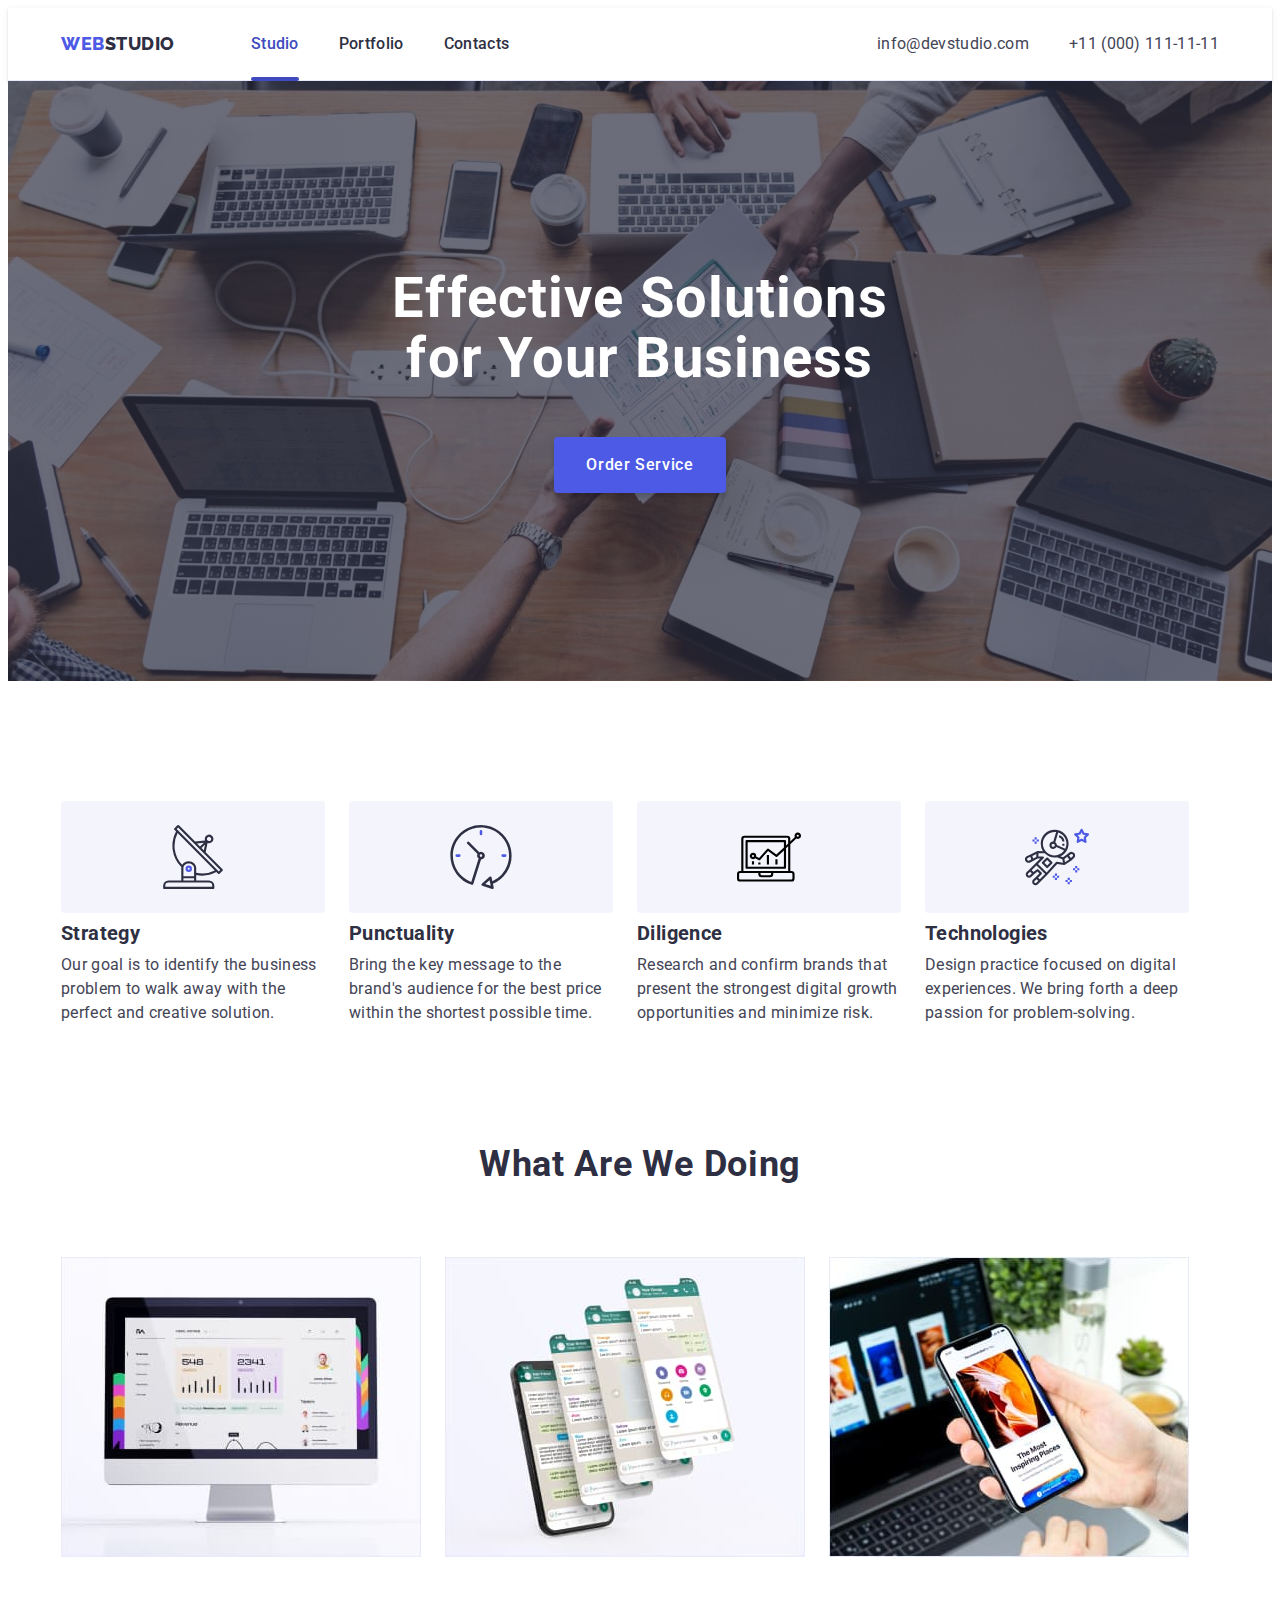
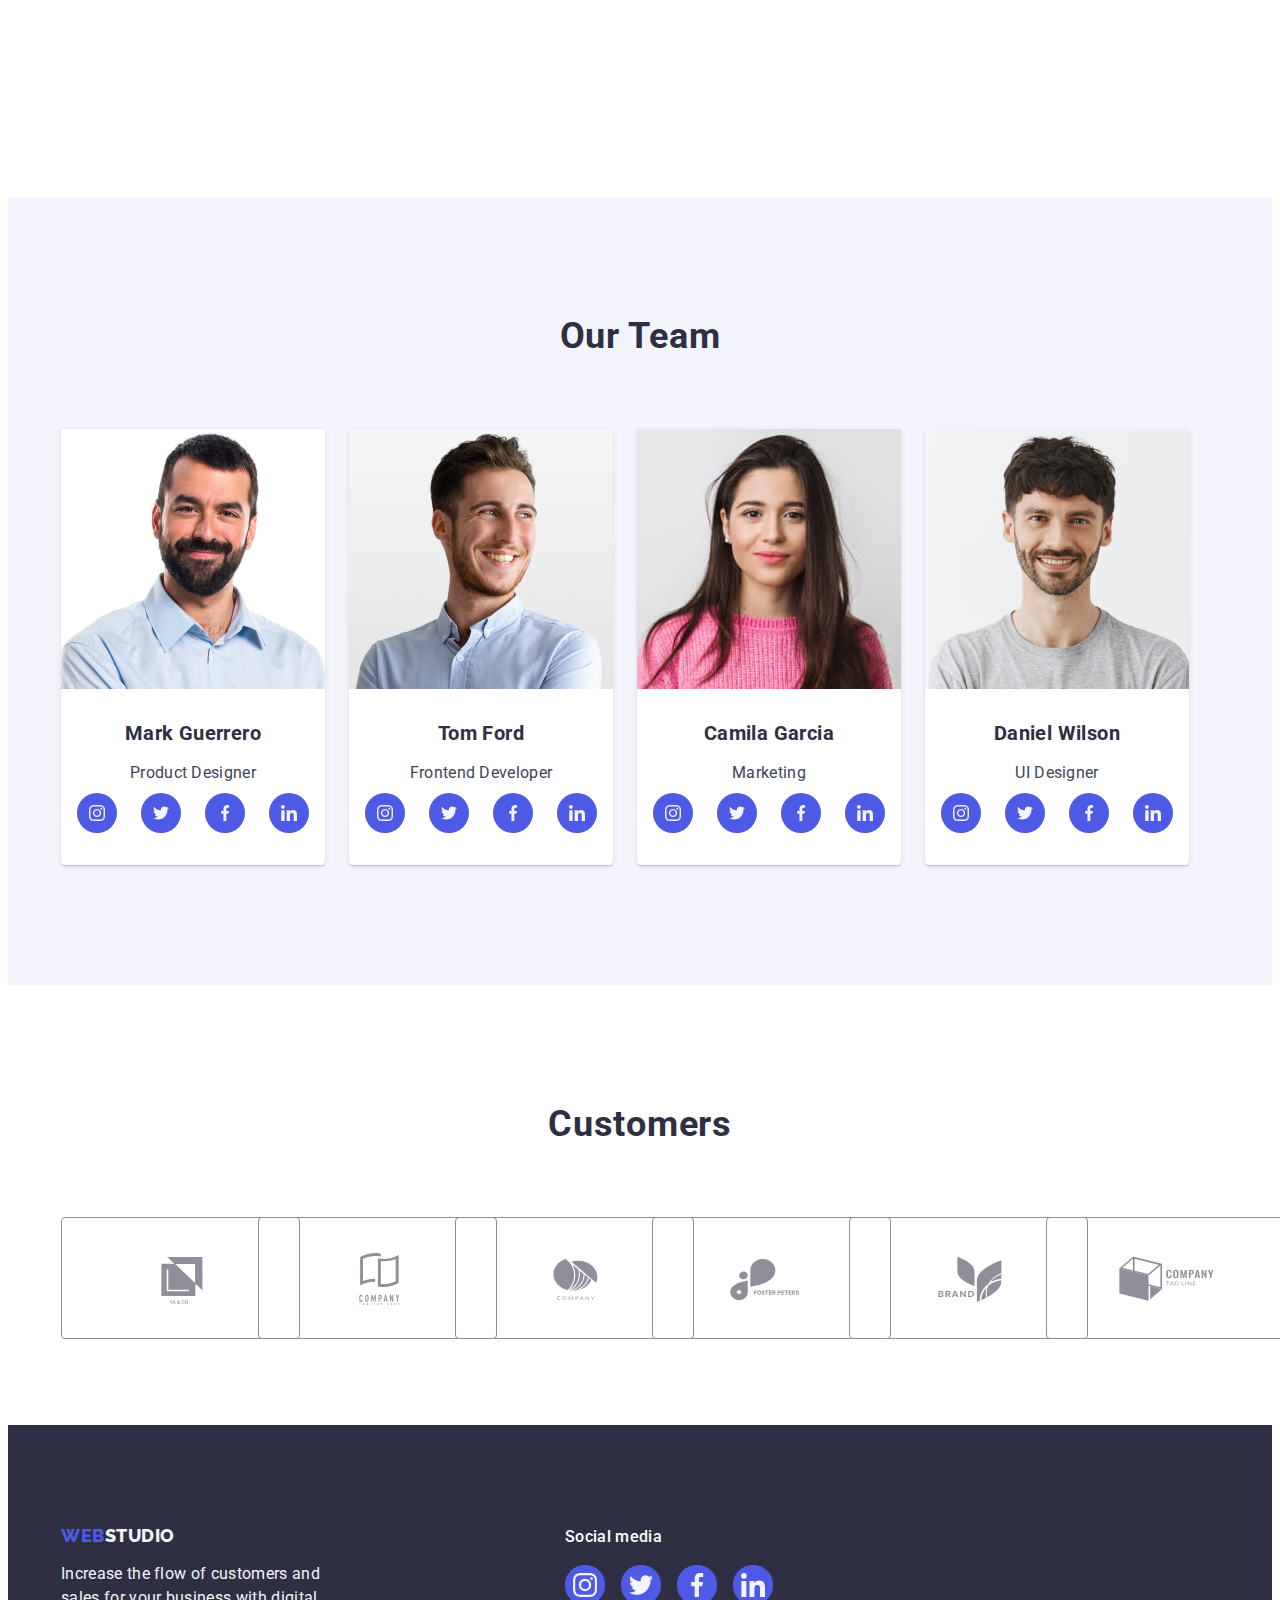
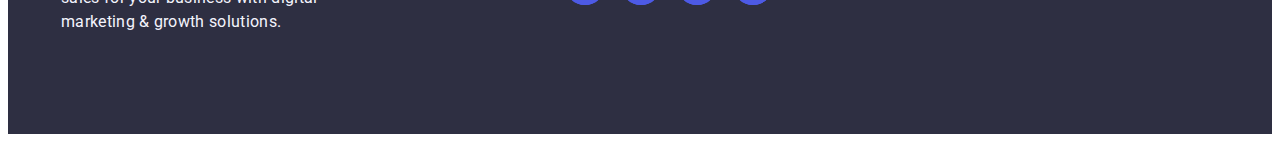
<file: index.html>
<!DOCTYPE html>
<html lang="en">
  <head>
    <meta charset="UTF-8" />
    <meta http-equiv="X-UA-Compatible" content="IE=edge" />
    <meta name="viewport" content="width=device-width, initial-scale=1.0" />
    <title>Web Studio</title>
    <link rel="preconnect" href="https://fonts.googleapis.com" />
    <link rel="preconnect" href="https://fonts.gstatic.com" crossorigin />
    <link
      href="https://fonts.googleapis.com/css2?family=Raleway:wght@800&family=Roboto:wght@400;500;700&display=swap"
      rel="stylesheet"
    />
    <link
      rel="stylesheet"
      href="https://cdnjs.cloudflare.com/ajax/libs/modern-normalize/2.0.0/modern-normalize.min.css"
      integrity="sha512-4xo8blKMVCiXpTaLzQSLSw3KFOVPWhm/TRtuPVc4WG6kUgjH6J03IBuG7JZPkcWMxJ5huwaBpOpnwYElP/m6wg=="
      crossorigin="anonymous"
      referrerpolicy="no-referrer"
    />
    <link rel="stylesheet" href="./css/styles.css" />
  </head>
  <body>
    <!-- HEADER -->
    <header class="background-white-header">
      <div class="container page-header-container">
        <nav class="page-navigation">
          <a class="logo link" href="./index.html"
            >Web<span class="studio">Studio</span></a
          >
          <ul class="menu list">
            <li>
              <a class="link nav-link current" href="./index.html">Studio</a>
            </li>
            <li>
              <a class="link nav-link" href="./portfolio.html">Portfolio</a>
            </li>
            <li><a class="link nav-link" href="">Contacts</a></li>
          </ul>
        </nav>
        <address class="contacts-list">
          <ul class="list contacts-list-item">
            <li>
              <a class="link contacts" href="mailto:info@devstudio.com"
                >info@devstudio.com</a
              >
            </li>
            <li>
              <a class="link contacts" href="tel:+110001111111"
                >+11 (000) 111-11-11</a
              >
            </li>
          </ul>
        </address>
      </div>
    </header>
    <main>
      <!-- HERO -->
      <section class="hero">
        <div class="container hero-container">
          <h1 class="page-title">Effective Solutions for Your Business</h1>
          <button class="order-btn" type="button" data-modal-open>
            Order Service
          </button>
        </div>
      </section>
      <!-- BENEFITS -->
      <section class="benefits-section">
        <div class="container">
          <h2 class="visually-hidden">Benefits</h2>
          <ul class="list benefits-list">
            <li class="benefits-list-item">
              <div class="benefits-icon">
                <svg width="64" height="64" aria-label="Antena icon">
                  <use href="./images/icons.svg#icon-antenna"></use>
                </svg>
              </div>
              <h3 class="title benefits-title">Strategy</h3>
              <p class="text">
                Our goal is to identify the business problem to walk away with
                the perfect and creative solution.
              </p>
            </li>
            <li class="benefits-list-item">
              <div class="benefits-icon">
                <svg width="64" height="64" aria-label="Clock icon">
                  <use href="./images/icons.svg#icon-clock"></use>
                </svg>
              </div>
              <h3 class="title benefits-title">Punctuality</h3>
              <p class="text">
                Bring the key message to the brand's audience for the best price
                within the shortest possible time.
              </p>
            </li>
            <li class="benefits-list-item">
              <div class="benefits-icon">
                <svg width="64" height="64" aria-label="Diagram icon">
                  <use href="./images/icons.svg#icon-diagram"></use>
                </svg>
              </div>
              <h3 class="title benefits-title">Diligence</h3>
              <p class="text">
                Research and confirm brands that present the strongest digital
                growth opportunities and minimize risk.
              </p>
            </li>
            <li class="benefits-list-item">
              <div class="benefits-icon">
                <svg width="64" height="64" aria-label="Astronaut icon">
                  <use href="./images/icons.svg#icon-astronaut"></use>
                </svg>
              </div>

              <h3 class="title benefits-title">Technologies</h3>
              <p class="text">
                Design practice focused on digital experiences. We bring forth a
                deep passion for problem-solving.
              </p>
            </li>
          </ul>
        </div>
      </section>
      <!-- WHAT ARE WE DOING -->
      <section class="background-white">
        <div class="container">
          <h2 class="section-title our-work-title">What are we doing</h2>
          <ul class="list img-list">
            <li class="img-list-item">
              <img
                src="./images/our-work/monitor.jpg"
                alt="monitor"
                width="360"
                height="300"
              />
            </li>
            <li class="img-list-item">
              <img
                src="./images/our-work/phone.jpg"
                alt="phone"
                width="360"
                height="300"
              />
            </li>
            <li class="img-list-item">
              <img
                src="./images/our-work/laptop.jpg"
                alt="phone in hand"
                width="360"
                height="300"
              />
            </li>
          </ul>
        </div>
      </section>
      <!-- OUR TEAM -->
      <section class="background-team-section">
        <div class="container">
          <h2 class="section-title our-team-title">Our Team</h2>
          <ul class="list team-list">
            <li class="card">
              <img
                src="./images/our-team/mark.jpg"
                alt="team member Mark Guerrero"
                width="264"
                height="260"
              />
              <div class="team-card-info">
                <h3 class="title name">Mark Guerrero</h3>
                <p class="text profession">Product Designer</p>
                <ul class="team-card-social-linkslist">
                  <li class="team-card-social-links">
                    <a href="" class="team-card-social-list-item">
                      <svg width="16" height="16" class="social-icon-item">
                        <use
                          href="./images/icons.svg#icon-instagram"
                        ></use></svg
                    ></a>
                  </li>
                  <li class="team-card-social-links">
                    <a href="" class="team-card-social-list-item"
                      ><svg width="16" height="16" class="social-icon-item">
                        <use href="./images/icons.svg#icon-twitter"></use></svg
                    ></a>
                  </li>
                  <li class="team-card-social-links">
                    <a href="" class="team-card-social-list-item"
                      ><svg width="16" height="16" class="social-icon-item">
                        <use href="./images/icons.svg#icon-facebook"></use></svg
                    ></a>
                  </li>
                  <li class="team-card-social-links">
                    <a href="" class="team-card-social-list-item"
                      ><svg width="16" height="16" class="social-icon-item">
                        <use href="./images/icons.svg#icon-linkedin"></use></svg
                    ></a>
                  </li>
                </ul>
              </div>
            </li>
            <li class="card">
              <img
                src="./images/our-team/tom.jpg"
                alt="team member Tom Ford"
                width="264"
                height="260"
              />
              <div class="team-card-info">
                <h3 class="title name">Tom Ford</h3>
                <p class="text profession">Frontend Developer</p>
                <ul class="team-card-social-linkslist">
                  <li class="team-card-social-links">
                    <a href="" class="team-card-social-list-item">
                      <svg width="16" height="16" class="social-icon-item">
                        <use
                          href="./images/icons.svg#icon-instagram"
                        ></use></svg
                    ></a>
                  </li>
                  <li class="team-card-social-links">
                    <a href="" class="team-card-social-list-item"
                      ><svg width="16" height="16" class="social-icon-item">
                        <use href="./images/icons.svg#icon-twitter"></use></svg
                    ></a>
                  </li>
                  <li class="team-card-social-links">
                    <a href="" class="team-card-social-list-item"
                      ><svg width="16" height="16" class="social-icon-item">
                        <use href="./images/icons.svg#icon-facebook"></use></svg
                    ></a>
                  </li>
                  <li class="team-card-social-links">
                    <a href="" class="team-card-social-list-item"
                      ><svg width="16" height="16" class="social-icon-item">
                        <use href="./images/icons.svg#icon-linkedin"></use></svg
                    ></a>
                  </li>
                </ul>
              </div>
            </li>
            <li class="card">
              <img
                src="./images/our-team/camila.jpg"
                alt="team member Camila Garcia"
                width="264"
                height="260"
              />
              <div class="team-card-info">
                <h3 class="title name">Camila Garcia</h3>
                <p class="text profession">Marketing</p>
                <ul class="team-card-social-linkslist">
                  <li class="team-card-social-links">
                    <a href="" class="team-card-social-list-item">
                      <svg width="16" height="16" class="social-icon-item">
                        <use
                          href="./images/icons.svg#icon-instagram"
                        ></use></svg
                    ></a>
                  </li>
                  <li class="team-card-social-links">
                    <a href="" class="team-card-social-list-item"
                      ><svg width="16" height="16" class="social-icon-item">
                        <use href="./images/icons.svg#icon-twitter"></use></svg
                    ></a>
                  </li>
                  <li class="team-card-social-links">
                    <a href="" class="team-card-social-list-item"
                      ><svg width="16" height="16" class="social-icon-item">
                        <use href="./images/icons.svg#icon-facebook"></use></svg
                    ></a>
                  </li>
                  <li class="team-card-social-links">
                    <a href="" class="team-card-social-list-item"
                      ><svg width="16" height="16" class="social-icon-item">
                        <use href="./images/icons.svg#icon-linkedin"></use></svg
                    ></a>
                  </li>
                </ul>
              </div>
            </li>
            <li class="card">
              <img
                src="./images/our-team/daniel.jpg"
                alt="team member Daniel Wilson"
                width="264"
                height="260"
              />
              <div class="team-card-info">
                <h3 class="title name">Daniel Wilson</h3>
                <p class="text profession">UI Designer</p>
                <ul class="team-card-social-linkslist">
                  <li class="team-card-social-links">
                    <a href="" class="team-card-social-list-item">
                      <svg width="16" height="16" class="social-icon-item">
                        <use
                          href="./images/icons.svg#icon-footer-instagram"
                        ></use></svg
                    ></a>
                  </li>
                  <li class="team-card-social-links">
                    <a href="" class="team-card-social-list-item"
                      ><svg width="16" height="16" class="social-icon-item">
                        <use href="./images/icons.svg#icon-twitter"></use></svg
                    ></a>
                  </li>
                  <li class="team-card-social-links">
                    <a href="" class="team-card-social-list-item"
                      ><svg width="16" height="16" class="social-icon-item">
                        <use href="./images/icons.svg#icon-facebook"></use></svg
                    ></a>
                  </li>
                  <li class="team-card-social-links">
                    <a href="" class="team-card-social-list-item"
                      ><svg width="16" height="16" class="social-icon-item">
                        <use href="./images/icons.svg#icon-linkedin"></use></svg
                    ></a>
                  </li>
                </ul>
              </div>
            </li>
          </ul>
        </div>
      </section>
      <!-- CUSTOMERS -->
      <section class="customers-section">
        <div class="container">
          <h2 class="section-title customers-title">Customers</h2>
          <ul class="list customer-list">
            <li class="customer-list-item">
              <a href="" class="customer-card">
                <svg class="customer-icon" width="104" height="56">
                  <use href="./images/icons.svg#icon-yaco"></use>
                </svg>
              </a>
            </li>
            <li class="customer-list-item">
              <a href="" class="customer-card">
                <svg class="customer-icon" width="104" height="56">
                  <use href="./images/icons.svg#icon-company-tegline"></use>
                </svg>
              </a>
            </li>
            <li class="customer-list-item">
              <a href="" class="customer-card">
                <svg class="customer-icon" width="104" height="56">
                  <use href="./images/icons.svg#icon-company"></use>
                </svg>
              </a>
            </li>
            <li class="customer-list-item">
              <a href="" class="customer-card">
                <svg class="customer-icon" width="104" height="56">
                  <use href="./images/icons.svg#icon-foster"></use>
                </svg>
              </a>
            </li>
            <li class="customer-list-item">
              <a href="" class="customer-card">
                <svg class="customer-icon" width="104" height="56">
                  <use href="./images/icons.svg#icon-brand"></use>
                </svg>
              </a>
            </li>
            <li class="customer-list-item">
              <a href="" class="customer-card">
                <svg class="customer-icon" width="104" height="56">
                  <use href="./images/icons.svg#icon-tegline"></use>
                </svg>
              </a>
            </li>
          </ul>
        </div>
      </section>
    </main>
    <footer class="footer">
      <div class="container footer-container">
        <div class="footer-content">
          <a class="link footer-logo" href="./index.html"
            >Web<span class="studio-footer">Studio</span></a
          >
          <p class="text-footer">
            Increase the flow of customers and sales for your business with
            digital marketing & growth solutions.
          </p>
        </div>

        <div class="footer-socials">
          <p class="text-socials">Social media</p>
          <ul class="list footer-socials-list">
            <li class="footer-socials-item">
              <a href="" class="team-card-social-list-item-footer">
                <svg width="24" height="24" class="social-icon-item">
                  <use href="./images/icons.svg#icon-instagram"></use>
                </svg>
              </a>
            </li>
            <li class="footer-socials-item">
              <a href="" class="team-card-social-list-item-footer">
                <svg width="24" height="24" class="social-icon-item">
                  <use href="./images/icons.svg#icon-twitter"></use>
                </svg>
              </a>
            </li>
            <li class="footer-socials-item">
              <a href="" class="team-card-social-list-item-footer">
                <svg width="24" height="24" class="social-icon-item">
                  <use href="./images/icons.svg#icon-facebook"></use>
                </svg>
              </a>
            </li>
            <li class="footer-socials-item">
              <a href="" class="team-card-social-list-item-footer">
                <svg width="24" height="24" class="social-icon-item">
                  <use href="./images/icons.svg#icon-linkedin"></use>
                </svg>
              </a>
            </li>
          </ul>
        </div>
      </div>
    </footer>
    <!-- BACKDROP WITH MODAL WINDOW -->
    <div class="backdrop is-hidden" data-modal>
      <div class="modal">
        <button type="button" class="close-btn" data-modal-close>
          <svg
            class="close-btn-icon"
            width="8"
            height="8"
            aria-label="close icon modal window"
          >
            <use href="./images/icons.svg#icon-close"></use>
          </svg>
        </button>
      </div>
    </div>
    <script src="./js/modal.js"></script>
  </body>
</html>
</file>
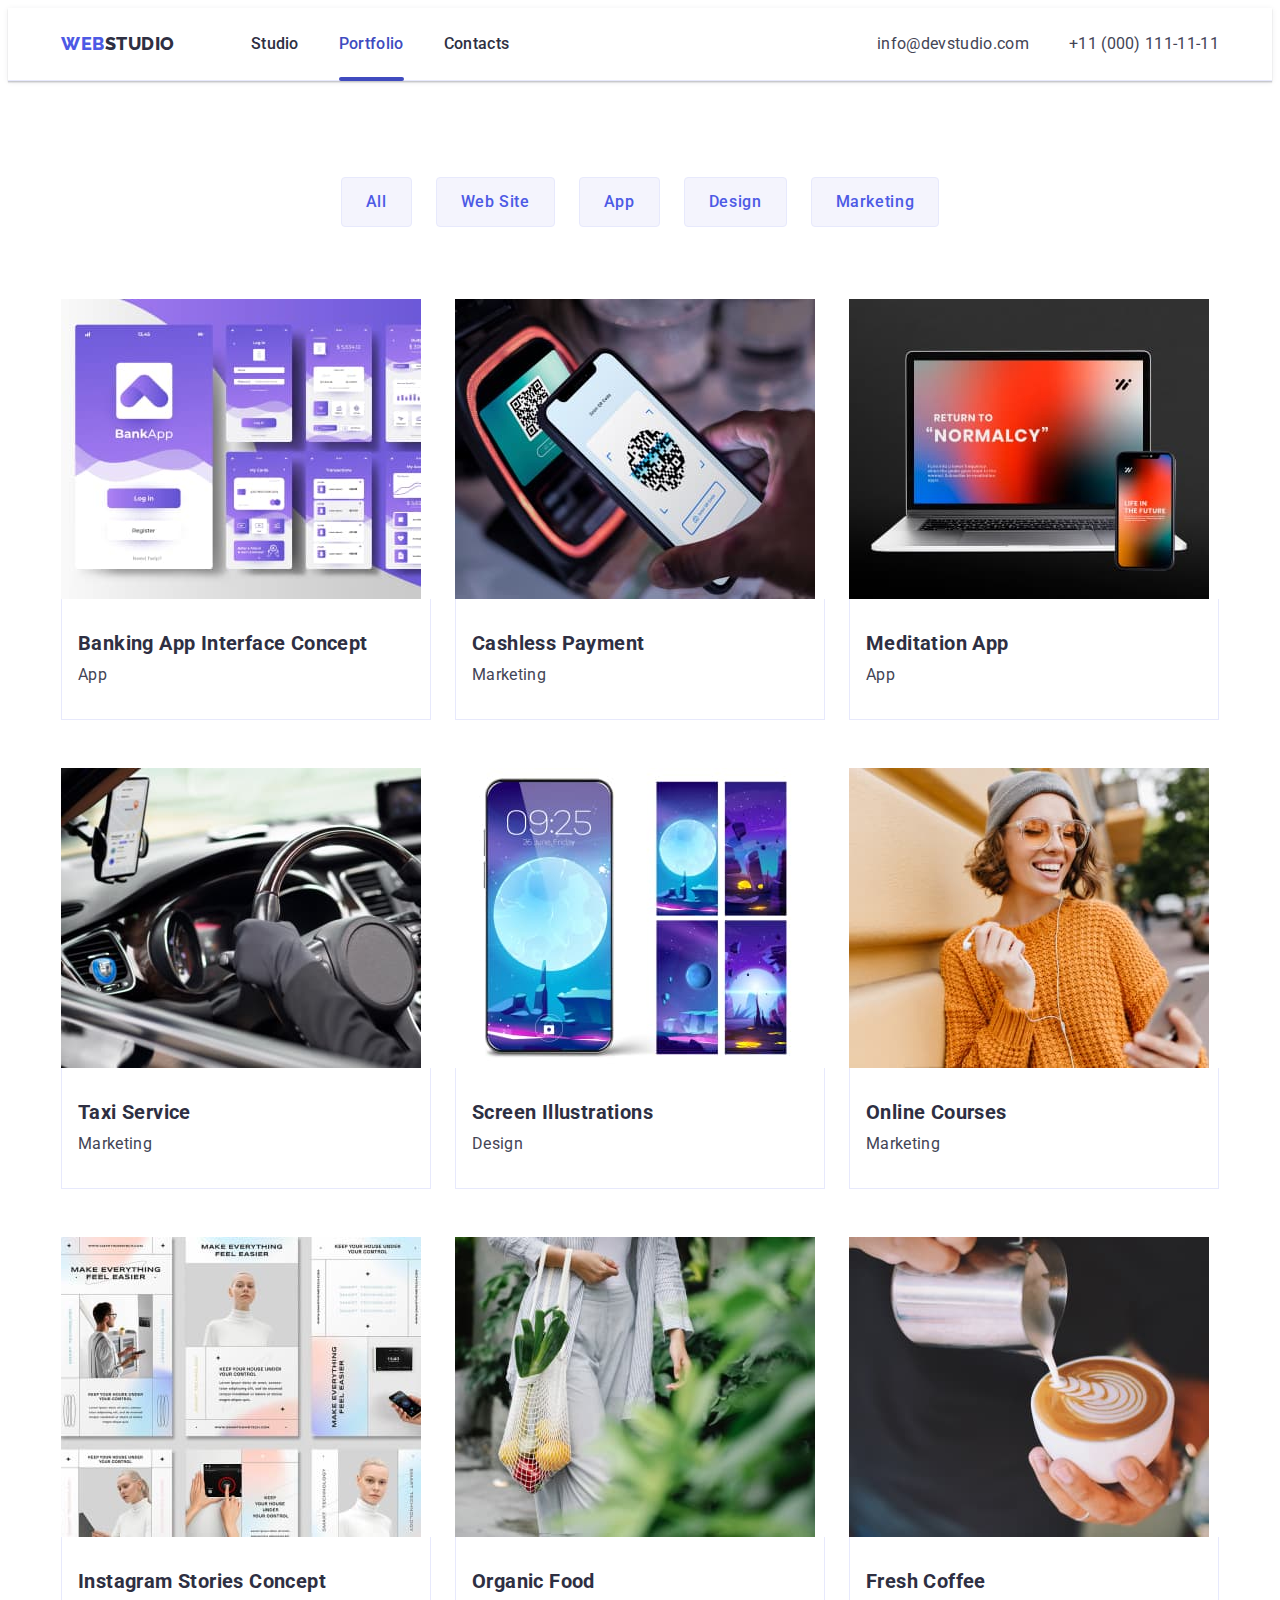
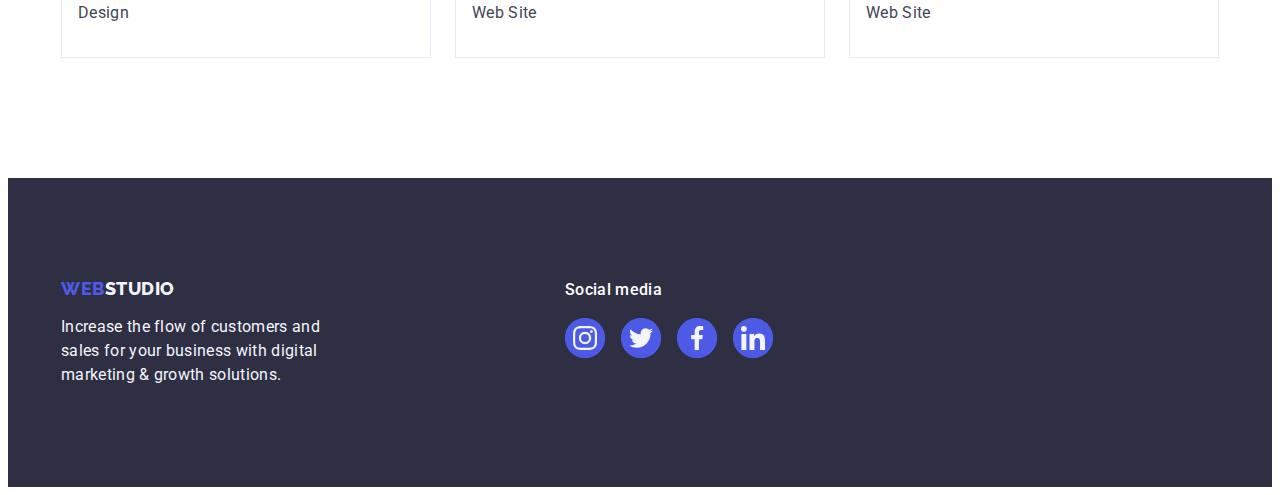
<file: portfolio.html>
<!DOCTYPE html>
<html lang="en">
  <head>
    <meta charset="UTF-8" />
    <meta name="viewport" content="width=device-width, initial-scale=1.0" />
    <title>Portfolio</title>
    <link rel="preconnect" href="https://fonts.googleapis.com" />
    <link rel="preconnect" href="https://fonts.gstatic.com" crossorigin />
    <link
      href="https://fonts.googleapis.com/css2?family=Raleway:wght@800&family=Roboto:wght@400;500;700&display=swap"
      rel="stylesheet"
    />
    <link
      rel="stylesheet"
      href="https://cdnjs.cloudflare.com/ajax/libs/modern-normalize/2.0.0/modern-normalize.min.css"
      integrity="sha512-4xo8blKMVCiXpTaLzQSLSw3KFOVPWhm/TRtuPVc4WG6kUgjH6J03IBuG7JZPkcWMxJ5huwaBpOpnwYElP/m6wg=="
      crossorigin="anonymous"
      referrerpolicy="no-referrer"
    />
    <link rel="stylesheet" href="./css/styles.css" />
  </head>
  <body>
    <!-- HEADER -->
    <header class="background-white-header">
      <div class="container page-header-container">
        <nav class="page-navigation">
          <a class="logo link" href="./index.html"
            >Web<span class="studio">Studio</span></a
          >
          <ul class="menu list">
            <li><a class="link nav-link" href="./index.html">Studio</a></li>
            <li>
              <a class="link nav-link current" href="./portfolio.html"
                >Portfolio</a
              >
            </li>
            <li><a class="link nav-link" href="">Contacts</a></li>
          </ul>
        </nav>
        <address class="contacts-list">
          <ul class="list contacts-list-item">
            <li>
              <a class="link contacts" href="mailto:info@devstudio.com"
                >info@devstudio.com</a
              >
            </li>
            <li>
              <a class="link contacts" href="tel:+110001111111"
                >+11 (000) 111-11-11</a
              >
            </li>
          </ul>
        </address>
      </div>
    </header>
    <main>
      <!-- GALLERY -->
      <section class="gallery-container">
        <div class="container">
          <h1 class="visually-hidden">gallery</h1>
          <ul class="list button-list-portfolio">
            <li><button class="filter-btn" type="button">All</button></li>
            <li><button class="filter-btn" type="button">Web Site</button></li>
            <li><button class="filter-btn" type="button">App</button></li>
            <li><button class="filter-btn" type="button">Design</button></li>
            <li><button class="filter-btn" type="button">Marketing</button></li>
          </ul>
          <ul class="list portfolio-card-list">
            <li class="portfolio-list-item">
              <a class="link portfolio-link" href="">
                <div class="portfolio-img-card">
                  <img
                    class="card-img"
                    src="./images/portfolio-gallery/banking-app.jpg"
                    alt="banking App
          Interface Concept"
                    width="360"
                    height="300"
                  />
                  <p class="overlay">
                    14 Stylish and User-Friendly App Design Concepts · Task
                    Manager App · Calorie Tracker App · Exotic Fruit Ecommerce
                    App · Cloud Storage App
                  </p>
                </div>
                <div class="portfolio-description">
                  <h2 class="title portfolio-card-title">
                    Banking App Interface Concept
                  </h2>
                  <p class="text portfolio-text">App</p>
                </div></a
              >
            </li>
            <li class="portfolio-list-item">
              <a class="link portfolio-link" href="">
                <div class="portfolio-img-card">
                  <img
                    class="card-img"
                    src="./images/portfolio-gallery/cashless-payment.jpg"
                    alt="cashless payment"
                    width="360"
                    height="300"
                  />
                  <p class="overlay">
                    14 Stylish and User-Friendly App Design Concepts · Task
                    Manager App · Calorie Tracker App · Exotic Fruit Ecommerce
                    App · Cloud Storage App
                  </p>
                </div>

                <div class="portfolio-description">
                  <h2 class="title portfolio-card-title">Cashless Payment</h2>
                  <p class="text portfolio-text">Marketing</p>
                </div></a
              >
            </li>
            <li class="portfolio-list-item">
              <a class="link portfolio-link" href="">
                <div class="portfolio-img-card">
                  <img
                    class="card-img"
                    src="./images/portfolio-gallery/meditation-app.jpg"
                    alt="meditation app"
                    width="360"
                    height="300"
                  />
                  <p class="overlay">
                    14 Stylish and User-Friendly App Design Concepts · Task
                    Manager App · Calorie Tracker App · Exotic Fruit Ecommerce
                    App · Cloud Storage App
                  </p>
                </div>

                <div class="portfolio-description">
                  <h2 class="title portfolio-card-title">Meditation App</h2>
                  <p class="text portfolio-text">App</p>
                </div></a
              >
            </li>
            <li class="portfolio-list-item">
              <a class="link portfolio-link" href="">
                <div class="portfolio-img-card">
                  <img
                    class="card-img"
                    src="./images/portfolio-gallery/taxi-service.jpg"
                    alt="taxi service app"
                    width="360"
                    height="300"
                  />
                  <p class="overlay">
                    14 Stylish and User-Friendly App Design Concepts · Task
                    Manager App · Calorie Tracker App · Exotic Fruit Ecommerce
                    App · Cloud Storage App
                  </p>
                </div>

                <div class="portfolio-description">
                  <h2 class="title portfolio-card-title">Taxi Service</h2>
                  <p class="text portfolio-text">Marketing</p>
                </div></a
              >
            </li>
            <li class="portfolio-list-item">
              <a class="link portfolio-link" href="">
                <div class="portfolio-img-card">
                  <img
                    class="card-img"
                    src="./images/portfolio-gallery/screen-illustrations.jpg"
                    alt="screen illustrations design"
                    width="360"
                    height="300"
                  />
                  <p class="overlay">
                    14 Stylish and User-Friendly App Design Concepts · Task
                    Manager App · Calorie Tracker App · Exotic Fruit Ecommerce
                    App · Cloud Storage App
                  </p>
                </div>

                <div class="portfolio-description">
                  <h2 class="title portfolio-card-title">
                    Screen Illustrations
                  </h2>
                  <p class="text portfolio-text">Design</p>
                </div></a
              >
            </li>
            <li class="portfolio-list-item">
              <a class="link portfolio-link" href="">
                <div class="portfolio-img-card">
                  <img
                    class="card-img"
                    src="./images/portfolio-gallery/online-courses.jpg"
                    alt="online courses marketing"
                    width="360"
                    height="300"
                  />
                  <p class="overlay">
                    14 Stylish and User-Friendly App Design Concepts · Task
                    Manager App · Calorie Tracker App · Exotic Fruit Ecommerce
                    App · Cloud Storage App
                  </p>
                </div>

                <div class="portfolio-description">
                  <h2 class="title portfolio-card-title">Online Courses</h2>
                  <p class="text portfolio-text">Marketing</p>
                </div></a
              >
            </li>
            <li class="portfolio-list-item">
              <a class="link portfolio-link" href="">
                <div class="portfolio-img-card">
                  <img
                    class="card-img"
                    src="./images/portfolio-gallery/instagram-stories.jpg"
                    alt="instagram stories concept"
                    width="360"
                    height="300"
                  />
                  <p class="overlay">
                    14 Stylish and User-Friendly App Design Concepts · Task
                    Manager App · Calorie Tracker App · Exotic Fruit Ecommerce
                    App · Cloud Storage App
                  </p>
                </div>

                <div class="portfolio-description">
                  <h2 class="title portfolio-card-title">
                    Instagram Stories Concept
                  </h2>
                  <p class="text portfolio-text">Design</p>
                </div></a
              >
            </li>
            <li class="portfolio-list-item">
              <a class="link portfolio-link" href="">
                <div class="portfolio-img-card">
                  <img
                    class="card-img"
                    src="./images/portfolio-gallery/organic-food.jpg"
                    alt="organic food web site"
                    width="360"
                    height="300"
                  />
                  <p class="overlay">
                    14 Stylish and User-Friendly App Design Concepts · Task
                    Manager App · Calorie Tracker App · Exotic Fruit Ecommerce
                    App · Cloud Storage App
                  </p>
                </div>

                <div class="portfolio-description">
                  <h2 class="title portfolio-card-title">Organic Food</h2>
                  <p class="text portfolio-text">Web Site</p>
                </div></a
              >
            </li>
            <li class="portfolio-list-item">
              <a class="link portfolio-link" href="">
                <div class="portfolio-img-card">
                  <img
                    class="card-img"
                    src="./images/portfolio-gallery/fresh-coffee.jpg"
                    alt="fresh coffee web site"
                    width="360"
                    height="300"
                  />
                  <p class="overlay">
                    14 Stylish and User-Friendly App Design Concepts · Task
                    Manager App · Calorie Tracker App · Exotic Fruit Ecommerce
                    App · Cloud Storage App
                  </p>
                </div>

                <div class="portfolio-description">
                  <h2 class="title portfolio-card-title">Fresh Coffee</h2>
                  <p class="text portfolio-text">Web Site</p>
                </div></a
              >
            </li>
          </ul>
        </div>
      </section>
    </main>
    <!-- FOOTER -->
    <footer class="footer">
      <div class="container footer-container">
        <div class="footer-content">
          <a class="link footer-logo" href="./index.html"
            >Web<span class="studio-footer">Studio</span></a
          >
          <p class="text-footer">
            Increase the flow of customers and sales for your business with
            digital marketing & growth solutions.
          </p>
        </div>

        <div class="footer-socials">
          <p class="text-socials">Social media</p>
          <ul class="list footer-socials-list">
            <li class="footer-socials-item">
              <a href="" class="team-card-social-list-item-footer">
                <svg width="24" height="24" class="social-icon-item">
                  <use href="./images/icons.svg#icon-instagram"></use>
                </svg>
              </a>
            </li>
            <li class="footer-socials-item">
              <a href="" class="team-card-social-list-item-footer">
                <svg width="24" height="24" class="social-icon-item">
                  <use href="./images/icons.svg#icon-twitter"></use>
                </svg>
              </a>
            </li>
            <li class="footer-socials-item">
              <a href="" class="team-card-social-list-item-footer">
                <svg width="24" height="24" class="social-icon-item">
                  <use href="./images/icons.svg#icon-facebook"></use>
                </svg>
              </a>
            </li>
            <li class="footer-socials-item">
              <a href="" class="team-card-social-list-item-footer">
                <svg width="24" height="24" class="social-icon-item">
                  <use href="./images/icons.svg#icon-linkedin"></use>
                </svg>
              </a>
            </li>
          </ul>
        </div>
      </div>
    </footer>
  </body>
</html>
</file>
<file: css/styles.css>
/* змінні */
:root {
  --primary-font: 'Roboto', sans-serif;
  --primary-text-color: #434455;
  --primary-title-color: #2e2f42;
  --primary-white-color: #ffffff;
  --primary-acent-color: #4d5ae5;
  --background-dark-color: #2e2f42;
  --active-link-color: #404bbf;
  --btn-bg-color: #f4f4fd;
  --success-color: #31d0aa;
  --subtle-text: #8e8f99;
  --accent-hairlines-color: #e7e9fc;
  --modal-background-color: #fcfcfc;
  --transitio-dur-and-func: 250ms cubic-bezier(0.4, 0, 0.2, 1);
}
/* main page */
body {
  font-family: var(--primary-font);
  font-size: 16px;
  font-weight: 500;
  line-height: 1.5; /* 150% */
  letter-spacing: 0.32px;
  color: var(--primary-text-color);
  background-color: var(--primary-white-color);
}
h1,
h2,
h3,
h4,
h5,
h6,
p {
  margin-top: 0;
  margin-bottom: 0;
}
ul {
  margin-top: 0;
  margin-bottom: 0;
  padding-left: 0;
}
img {
  display: block;
}
button {
  cursor: pointer;
}
.container {
  max-width: 1158px;
  margin-left: auto;
  margin-right: auto;
  padding-left: 15px;
  padding-right: 15px;
}
.page-header-container {
  display: flex;
  justify-content: space-between;
}
.page-navigation {
  display: flex;
  align-items: center;
}
.visually-hidden {
  position: absolute;
  width: 1px;
  height: 1px;
  margin: -1px;
  border: 0;
  padding: 0;
  white-space: nowrap;
  clip-path: inset(100%);
  clip: rect(0 0 0 0);
  overflow: hidden;
}
.menu {
  display: flex;
  gap: 40px;
}
.contacts-list-item {
  display: flex;
  gap: 40px;
  align-items: center;
}
.benefits-list {
  display: flex;
  gap: 24px;
}
.benefits-list-item {
  width: 264px;
}
.list {
  list-style: none;
}
.link {
  text-decoration: none;
}
.nav-link {
  display: inline-block;
  color: var(--primary-title-color);
  padding: 24px 0;
  transition: color var(--transitio-dur-and-func);
}
.nav-link:hover,
.nav-link:focus {
  color: var(--active-link-color);
}
.current {
  position: relative;
  color: var(--active-link-color);
}
.current::after {
  content: '';
  position: absolute;
  left: 0;
  bottom: -1px;
  background-color: var(--active-link-color);
  width: 100%;
  height: 4px;
  border-radius: 2px;
}

.contacts-list {
  font-style: normal;
}
.contacts {
  display: inline-block;
  font-weight: 400;
  font-style: normal;
  color: var(--primary-text-color);
  padding: 24px 0;
  transition: color var(--transitio-dur-and-func);
}
.contacts:hover,
.contacts:focus {
  color: var(--active-link-color);
}
.logo {
  display: inline-block;
  color: var(--primary-acent-color);
  font-family: 'Raleway', sans-serif;
  font-size: 18px;
  font-weight: 800;
  line-height: 1.17;
  letter-spacing: 0.54px;
  text-transform: uppercase;
  margin-right: 76px;
  padding: 24px 0;
}
.studio {
  color: var(--background-dark-color);
}
.filter-btn {
  color: var(--primary-acent-color);
  text-align: center;
  background-color: var(--btn-bg-color);
  cursor: pointer;
  font-family: 'Roboto', sans-serif;
  font-weight: 500;
  font-size: 16px;
  line-height: 1.5;
  letter-spacing: 0.04em;
  padding: 12px 24px;
  border-radius: 4px;
  border: 1px solid var(--accent-hairlines-color);
  transition: color var(--transitio-dur-and-func),
    background-color var(--transitio-dur-and-func),
    border-color var(--transitio-dur-and-func),
    box-shadow var(--transitio-dur-and-func);
}
.gallery-container {
  padding-top: 96px;
  padding-bottom: 120px;
}
.filter-btn:hover,
.filter-btn:focus {
  background-color: var(--active-link-color);
  color: var(--primary-white-color);
  border: 1px solid transparent;
  box-shadow: 0px 2px 2px 0px rgba(0, 0, 0, 0.12),
    0px 2px 1px 0px rgba(0, 0, 0, 0.08), 0px 3px 1px 0px rgba(0, 0, 0, 0.1);
}
.button-list-portfolio {
  display: flex;
  gap: 24px;
  justify-content: center;
  margin-bottom: 72px;
}
.title {
  font-size: 20px;
  letter-spacing: 0.02em;
  color: var(--background-dark-color);
  line-height: 1.2;
}
.portfolio-card-list {
  display: flex;
  flex-wrap: wrap;
  row-gap: 48px;
  column-gap: 24px;
}
.portfolio-list-item {
  width: calc((100% - 2 * 24px) / 3);
}

.portfolio-img-card {
  position: relative;
  overflow: hidden;
}

.overlay {
  position: absolute;
  top: 0;
  left: 0;
  width: 100%;
  height: 100%;
  background-color: var(--primary-acent-color);
  font-weight: 400;
  color: var(--btn-bg-color);
  padding: 40px 32px 164px;
  transform: translateY(100%);
  transition: transform var(--transitio-dur-and-func);
  padding: 40px 32px;
}

.portfolio-link:hover .overlay,
.portfolio-link:focus .overlay {
  transform: translateY(0);
}

.portfolio-card-title {
  margin-bottom: 8px;
}
.text {
  font-size: 16px;
  font-weight: 400;
  letter-spacing: 0.02em;
  color: var(--primary-text-color);
}

.portfolio-description {
  padding: 32px 16px;
  border: 1px solid var(--accent-hairlines-color);
  border-top: none;
  transition: box-shadow var(--transitio-dur-and-func);
}

.portfolio-link:hover,
.portfolio-link:focus {
  box-shadow: 0px 2px 1px 0px rgba(46, 47, 66, 0.08),
    0px 1px 1px 0px rgba(46, 47, 66, 0.16),
    0px 1px 6px 0px rgba(46, 47, 66, 0.08);
}

.portfolio-link {
  display: block;
  transition: box-shadow var(--transitio-dur-and-func);
}

.team-card-social-linkslist {
  display: flex;
  justify-content: center;
  gap: 24px;
  /* margin-bottom: 32px; */
}

.team-card-social-links {
  display: flex;
  width: 40px;
  height: 40px;
}
.team-card-social-list-item {
  text-decoration: none;
  display: flex;
  justify-content: center;
  width: 100%;
  height: 100%;
  background-color: var(--primary-acent-color);
  border-radius: 50%;
  align-items: center;
  justify-content: center;
  transition: background-color var(--transitio-dur-and-func);
}

.team-card-social-list-item:hover,
.team-card-social-list-item:focus {
  background-color: var(--active-link-color);
}

.team-card-social-list-item-footer {
  text-decoration: none;
  display: flex;
  justify-content: center;
  width: 100%;
  height: 100%;
  background-color: var(--primary-acent-color);
  border-radius: 50%;
  align-items: center;
  justify-content: center;
  transition: background-color var(--transitio-dur-and-func);
}

.team-card-social-list-item-footer:hover,
.team-card-social-list-item-footer:focus {
  background-color: var(--success-color);
}

.social-icon-item {
  fill: var(--btn-bg-color);
}

.customer-list {
  display: flex;
  justify-content: center;
  align-items: center;
  gap: 24px;
}

.customers-title {
  margin-bottom: 72px;
}

.customers-section {
  padding-top: 120px;
  padding-bottom: 120px;
  background-color: var(--primary-white-color);
}

.customer-list-item {
  width: calc((100% - 120px) / 6);
  height: 88px;
  transition: var(--transitio-dur-and-func);
}

.customer-card {
  display: flex;
  justify-content: center;
  padding: 16px 32px;
  border: 1px solid var(--subtle-text);
  border-radius: 4px;
  transition: border-color var(--transitio-dur-and-func),
    color var(--transitio-dur-and-func);
  align-items: center;
  color: var(--subtle-text);
  width: 100%;
  height: 100%;
}

.customer-icon {
  fill: currentColor;
}

.customer-card:hover .customer-icon,
.customer-card:focus .customer-icon {
  fill: var(--active-link-color);
}

.customer-card:hover,
.customer-card:focus {
  border-color: var(--active-link-color);
  color: var(--active-link-color);
}

.text-footer {
  font-size: 16px;
  font-weight: 400;
  color: var(--btn-bg-color);
  width: 264px;
}

.text-socials {
  font-family: Roboto;
  font-size: 16px;
  font-weight: 500;
  line-height: 1.5;
  letter-spacing: 0.02em;
  color: var(--primary-white-color);
  margin-bottom: 16px;
}

.studio-footer {
  color: var(--btn-bg-color);
}
.hero {
  max-width: 1440px;
  margin-left: auto;
  margin-right: auto;
  background-color: var(--background-dark-color);
  padding-bottom: 188px;
  padding-top: 188px;
  background-image: linear-gradient(
      rgba(46, 47, 66, 0.7),
      rgba(46, 47, 66, 0.7)
    ),
    url(../images/hero/hero-img.jpg);
  background-size: cover;
  background-repeat: no-repeat;
  background-position: center;
}
.page-title {
  color: var(--primary-white-color);
  text-align: center;
  font-size: 56px;
  font-weight: 700;
  line-height: 1.07;
  letter-spacing: 1.12px;
  max-width: 496px;
}
.hero-container {
  display: flex;
  flex-direction: column;
  justify-content: center;
  align-items: center;
}

.order-btn {
  background-color: var(--primary-acent-color);
  color: var(--primary-white-color);
  cursor: pointer;
  font-family: 'Roboto', sans-serif;
  font-weight: 500;
  font-size: 16px;
  line-height: 1.5;
  letter-spacing: 0.04em;
  padding: 16px 32px;
  border-radius: 4px;
  box-shadow: 0px 4px 4px 0px rgba(0, 0, 0, 0.15);
  margin-top: 48px;
  border: 0;
  min-width: 169px;
  transition: background-color var(--transitio-dur-and-func);
}
.order-btn:hover,
.order-btn:focus {
  background-color: var(--active-link-color);
}
.section-title {
  font-size: 36px;
  line-height: 1.11;
  letter-spacing: 0.72px;
  text-transform: capitalize;
  color: var(--primary-title-color);
  text-align: center;
}
.our-work-title {
  margin-bottom: 72px;
}
.img-list {
  display: flex;
  gap: 24px;
  padding-bottom: 120px;
}
.our-team-title {
  margin-bottom: 72px;
}
.background-white-header {
  background-color: var(--primary-white-color);
  border-bottom: 1px solid var(--accent-hairlines-color);
  box-shadow: 0px 1px 6px 0px rgba(46, 47, 66, 0.08),
    0px 1px 1px 0px rgba(46, 47, 66, 0.16),
    0px 2px 1px 0px rgba(46, 47, 66, 0.08);
}
.background-white {
  padding-bottom: 120px;
}
.benefits-section {
  background-color: var(--primary-white-color);
  padding-top: 120px;
  padding-bottom: 120px;
}
.benefits-title {
  margin-bottom: 8px;
}

.benefits-icon {
  display: flex;
  align-items: center;
  justify-content: center;
  height: 112px;
  background-color: var(--btn-bg-color);
  border-radius: 4px;
  margin-bottom: 8px;
}

.background-team-section {
  background-color: var(--btn-bg-color);
  padding: 120px 0;
}
.card {
  background-color: var(--primary-white-color);
  border-radius: 0px 0px 4px 4px;
  box-shadow: 0px 2px 1px 0px rgba(46, 47, 66, 0.08),
    0px 1px 1px 0px rgba(46, 47, 66, 0.16),
    0px 1px 6px 0px rgba(46, 47, 66, 0.08);
}
.team-list {
  display: flex;
  gap: 24px;
}
.name {
  text-align: center;
  margin-bottom: 8px;
}
.profession {
  text-align: center;
}
.team-card-info {
  padding: 32px 0;
  display: flex;
  flex-direction: column;
  gap: 8px;
}

.footer-socials-list {
  display: flex;
  gap: 16px;
}

.footer-socials-item {
  display: flex;
  width: 40px;
  height: 40px;
  background-color: var(--primary-acent-color);
  border-radius: 50%;
  align-items: center;
  justify-content: center;
  transition: var(--transitio-dur-and-func);
}

.footer-socials-item:hover {
  background-color: var(--success-color);
}

.footer {
  padding-top: 100px;
  padding-bottom: 100px;
  background-color: var(--background-dark-color);
}
.footer-logo {
  margin-bottom: 16px;
  display: inline-block;
  color: var(--primary-acent-color);
  font-family: 'Raleway', sans-serif;
  font-size: 18px;
  font-weight: 800;
  line-height: 1.17;
  letter-spacing: 0.54px;
  text-transform: uppercase;
}

.footer-content {
  margin-right: 120px;
}

.footer-container {
  display: flex;
  gap: 120px;
  align-items: baseline;
}
/* =============BACKDROP============= */
.backdrop {
  position: fixed;
  top: 0;
  left: 0;
  z-index: 999999;
  width: 100%;
  height: 100%;
  background-color: rgba(46, 47, 66, 0.4);
  transition: opacity 250ms cubic-bezier(0.4, 0, 0.2, 1),
    visibility 250ms cubic-bezier(0.4, 0, 0.2, 1);
}

.is-hidden {
  opacity: 0;
  visibility: hidden;
  pointer-events: none;
}

/* ================MODAL================ */
.modal {
  position: absolute;
  top: 50%;
  left: 50%;
  transform: translate(-50%, -50%);
  width: 408px;
  min-height: 584px;
  border-radius: 4px;
  background: var(--modal-background-color);
  box-shadow: 0px 2px 1px 0px rgba(0, 0, 0, 0.2),
    0px 1px 3px 0px rgba(0, 0, 0, 0.12), 0px 1px 1px 0px rgba(0, 0, 0, 0.14);
  transition: transform var(--transitio-dur-and-func);
}
.close-btn {
  display: flex;
  justify-content: center;
  align-items: center;
  position: absolute;
  border: 1px solid rgba(0, 0, 0, 0.1);
  top: 24px;
  right: 24px;
  background-color: transparent;
  border: 1px solid rgba(0, 0, 0, 0.1);
  border-radius: 50%;
  padding: 0;
  line-height: 0;
  width: 24px;
  height: 24px;
  background-color: var(--accent-hairlines-color);
  transition: background-color var(--transitio-dur-and-func),
    border var(--transitio-dur-and-func);
}

.close-btn:hover,
.close-btn:focus {
  background-color: var(--active-link-color);
  border: none;
}

.close-btn-icon {
  transition: fill var(--transitio-dur-and-func);
}
.close-btn:hover .close-btn-icon,
.close-btn:focus .close-btn-icon {
  fill: var(--primary-white-color);
}
</file>
